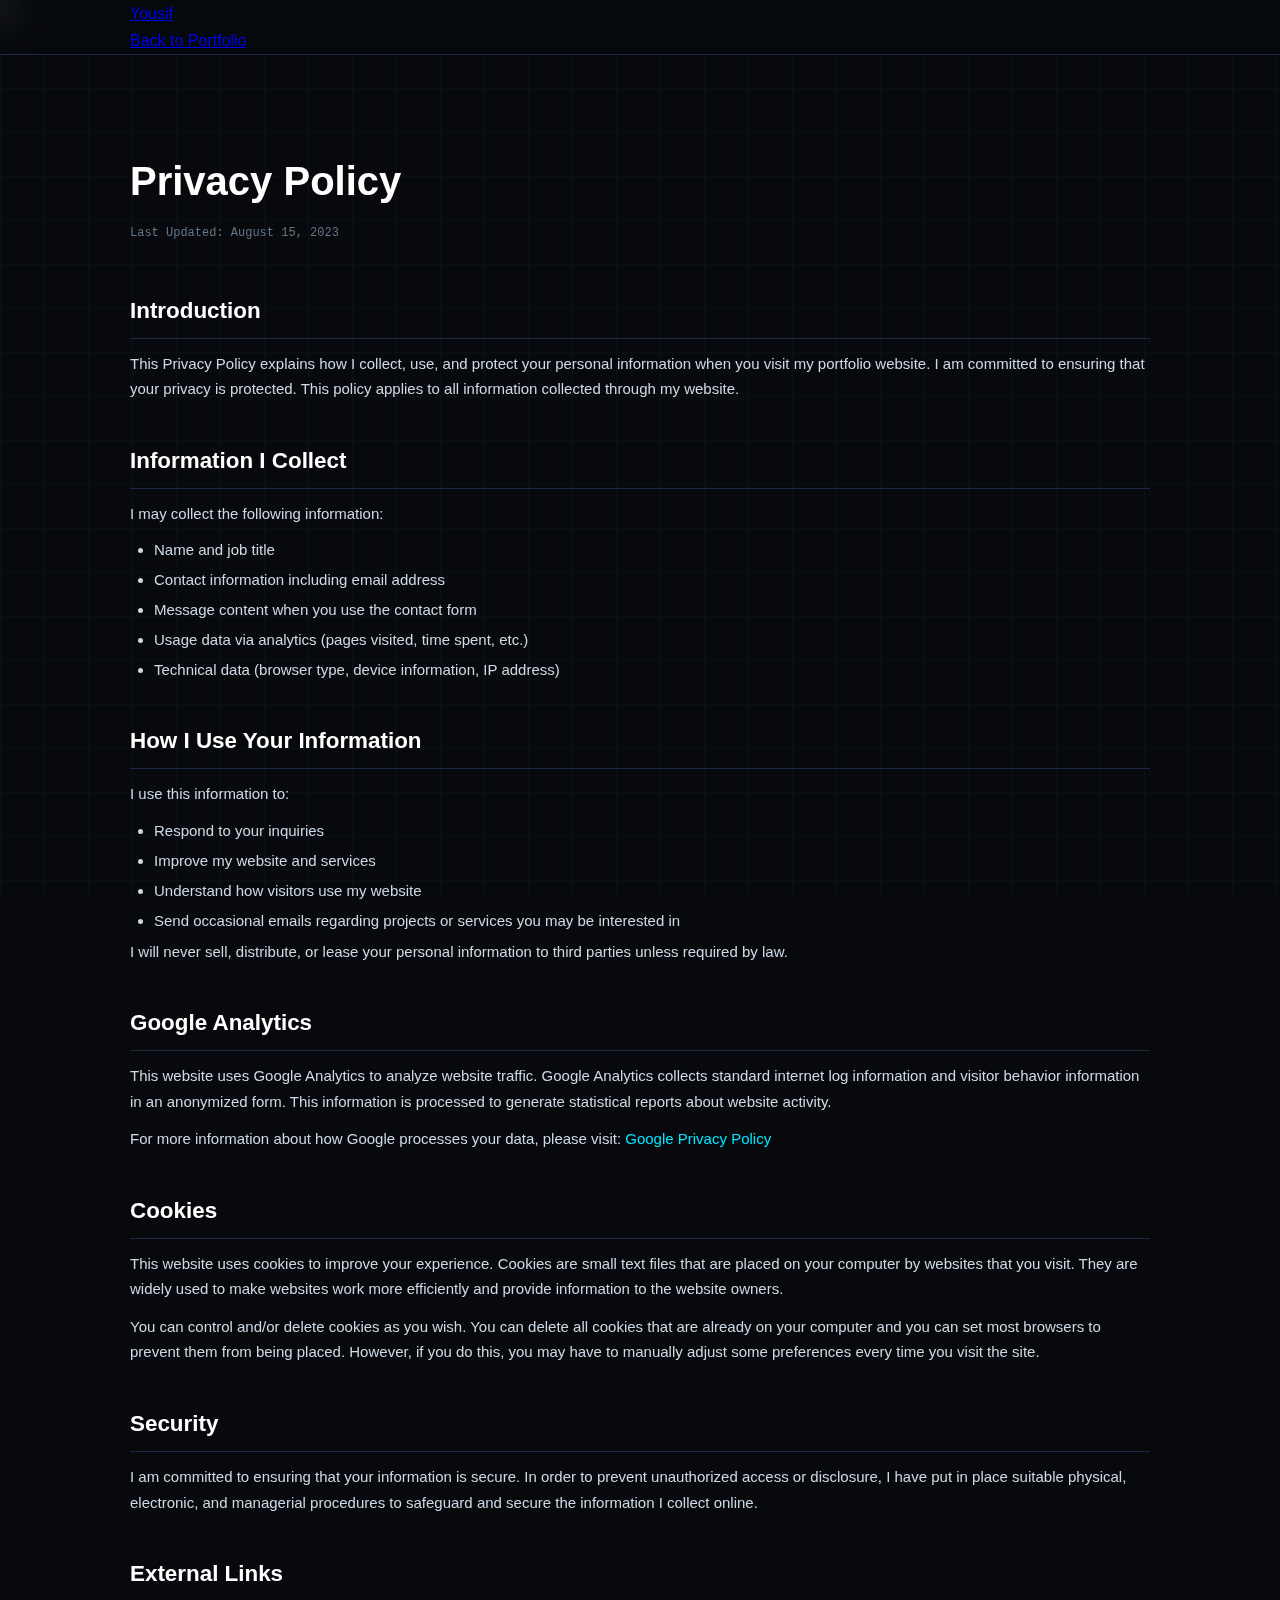
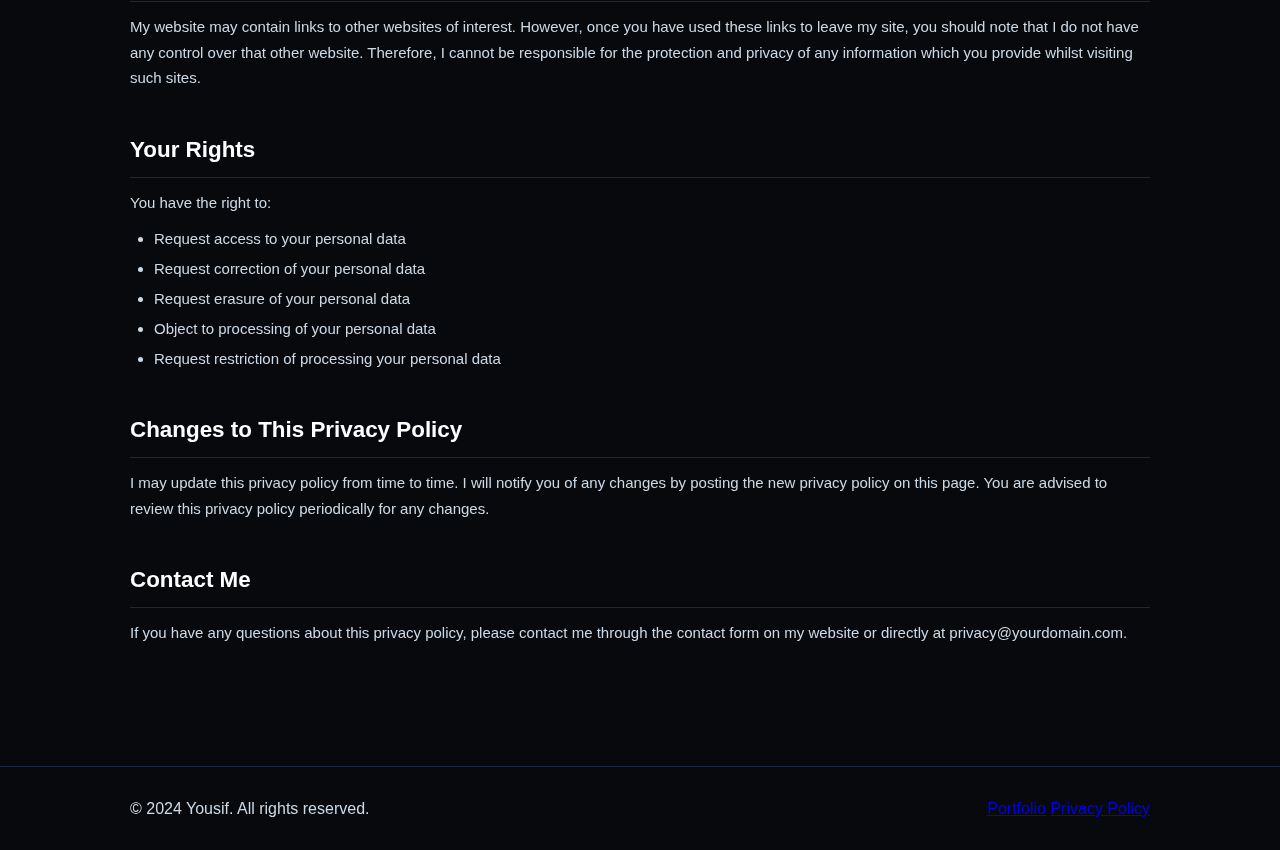
<file: privacy-policy.html>
<!DOCTYPE html>
<html lang="en">
<head>
  <meta charset="UTF-8">
  <meta name="viewport" content="width=device-width, initial-scale=1.0">
  <title>Privacy Policy - Yousif Portfolio</title>
  <link rel="stylesheet" href="styles.css">
  <link href="https://cdnjs.cloudflare.com/ajax/libs/font-awesome/6.0.0/css/all.min.css" rel="stylesheet">
  <meta name="description" content="Privacy Policy for Yousif's Portfolio Website">
  <meta name="robots" content="noindex, follow">
</head>
<body>
  <!-- Skip to main content link for accessibility -->
  <a href="#main-content" class="skip-link">Skip to main content</a>
  
  <!-- Theme Toggle Button -->
  <button class="theme-toggle" id="theme-toggle" aria-label="Toggle dark mode">
    <i class="fas fa-moon"></i>
  </button>
  
  <!-- Navigation Bar -->
  <nav class="navbar">
    <div class="container">
      <div class="logo">
        <a href="index.html">Yousif</a>
      </div>
      <div class="nav-links">
        <a href="index.html">Back to Portfolio</a>
      </div>
    </div>
  </nav>
  
  <!-- Main Content -->
  <main id="main-content">
    <section class="privacy-policy">
      <div class="container">
        <h1>Privacy Policy</h1>
        <p class="last-updated">Last Updated: August 15, 2023</p>
        
        <div class="policy-section">
          <h2>Introduction</h2>
          <p>This Privacy Policy explains how I collect, use, and protect your personal information when you visit my portfolio website. I am committed to ensuring that your privacy is protected. This policy applies to all information collected through my website.</p>
        </div>
        
        <div class="policy-section">
          <h2>Information I Collect</h2>
          <p>I may collect the following information:</p>
          <ul>
            <li>Name and job title</li>
            <li>Contact information including email address</li>
            <li>Message content when you use the contact form</li>
            <li>Usage data via analytics (pages visited, time spent, etc.)</li>
            <li>Technical data (browser type, device information, IP address)</li>
          </ul>
        </div>
        
        <div class="policy-section">
          <h2>How I Use Your Information</h2>
          <p>I use this information to:</p>
          <ul>
            <li>Respond to your inquiries</li>
            <li>Improve my website and services</li>
            <li>Understand how visitors use my website</li>
            <li>Send occasional emails regarding projects or services you may be interested in</li>
          </ul>
          <p>I will never sell, distribute, or lease your personal information to third parties unless required by law.</p>
        </div>
        
        <div class="policy-section">
          <h2>Google Analytics</h2>
          <p>This website uses Google Analytics to analyze website traffic. Google Analytics collects standard internet log information and visitor behavior information in an anonymized form. This information is processed to generate statistical reports about website activity.</p>
          <p>For more information about how Google processes your data, please visit: <a href="https://policies.google.com/privacy" target="_blank" rel="noopener noreferrer">Google Privacy Policy</a></p>
        </div>
        
        <div class="policy-section">
          <h2>Cookies</h2>
          <p>This website uses cookies to improve your experience. Cookies are small text files that are placed on your computer by websites that you visit. They are widely used to make websites work more efficiently and provide information to the website owners.</p>
          <p>You can control and/or delete cookies as you wish. You can delete all cookies that are already on your computer and you can set most browsers to prevent them from being placed. However, if you do this, you may have to manually adjust some preferences every time you visit the site.</p>
        </div>
        
        <div class="policy-section">
          <h2>Security</h2>
          <p>I am committed to ensuring that your information is secure. In order to prevent unauthorized access or disclosure, I have put in place suitable physical, electronic, and managerial procedures to safeguard and secure the information I collect online.</p>
        </div>
        
        <div class="policy-section">
          <h2>External Links</h2>
          <p>My website may contain links to other websites of interest. However, once you have used these links to leave my site, you should note that I do not have any control over that other website. Therefore, I cannot be responsible for the protection and privacy of any information which you provide whilst visiting such sites.</p>
        </div>
        
        <div class="policy-section">
          <h2>Your Rights</h2>
          <p>You have the right to:</p>
          <ul>
            <li>Request access to your personal data</li>
            <li>Request correction of your personal data</li>
            <li>Request erasure of your personal data</li>
            <li>Object to processing of your personal data</li>
            <li>Request restriction of processing your personal data</li>
          </ul>
        </div>
        
        <div class="policy-section">
          <h2>Changes to This Privacy Policy</h2>
          <p>I may update this privacy policy from time to time. I will notify you of any changes by posting the new privacy policy on this page. You are advised to review this privacy policy periodically for any changes.</p>
        </div>
        
        <div class="policy-section">
          <h2>Contact Me</h2>
          <p>If you have any questions about this privacy policy, please contact me through the contact form on my website or directly at privacy@yourdomain.com.</p>
        </div>
      </div>
    </section>
  </main>
  
  <!-- Footer -->
  <footer class="footer">
    <div class="container">
      <div class="footer-content">
        <div class="footer-info">
          <p>&copy; 2024 Yousif. All rights reserved.</p>
        </div>
        <div class="footer-links">
          <nav aria-label="Footer Navigation">
            <a href="index.html">Portfolio</a>
            <a href="privacy-policy.html">Privacy Policy</a>
          </nav>
        </div>
      </div>
    </div>
  </footer>
  
  <script src="script.js"></script>
</body>
</html>
</file>
<file: styles.css>
/* ═══════════════════════════════════════════════════
   YOUSIF M. RABEA · SOC ANALYST PORTFOLIO
   Dark Terminal / Refined Aesthetic
   Fonts: Space Mono (headings/mono) + DM Sans (body)
═══════════════════════════════════════════════════ */

/* ── DESIGN TOKENS ───────────────────────────────── */
:root {
  --bg:           #07090d;
  --bg-panel:     #0c1018;
  --bg-card:      #10161f;
  --bg-card-alt:  #141b26;
  --border:       #1b2840;
  --border-hover: #00e5ff44;
  --border-glow:  #00e5ff22;

  --cyan:       #00e5ff;
  --cyan-dim:   #00bcd4;
  --cyan-faint: #00e5ff12;
  --green:      #39ff14;
  --amber:      #ffb300;
  --red:        #ff4757;

  --text:       #cdd9e5;
  --text-muted: #637689;
  --text-dim:   #344a5e;
  --white:      #ffffff;

  --mono: 'Space Mono', monospace;
  --sans: 'DM Sans', sans-serif;

  --radius: 3px;
  --transition: 0.22s ease;
}

/* ── RESET ──────────────────────────────────────── */
*, *::before, *::after { box-sizing: border-box; margin: 0; padding: 0; }
html { scroll-behavior: smooth; font-size: 100%; }
img  { max-width: 100%; height: auto; display: block; }

body {
  font-family: var(--sans);
  font-size: 16px;
  line-height: 1.7;
  color: var(--text);
  background: var(--bg);
  overflow-x: hidden;
}

/* Subtle grid background */
body::before {
  content: '';
  position: fixed;
  inset: 0;
  background-image:
    linear-gradient(var(--border) 1px, transparent 1px),
    linear-gradient(90deg, var(--border) 1px, transparent 1px);
  background-size: 44px 44px;
  opacity: 0.22;
  pointer-events: none;
  z-index: 0;
}

/* ── SCROLLBAR ──────────────────────────────────── */
::-webkit-scrollbar { width: 4px; }
::-webkit-scrollbar-track { background: var(--bg); }
::-webkit-scrollbar-thumb { background: var(--cyan-dim); border-radius: 4px; }

/* ── ACCESSIBILITY ──────────────────────────────── */
.skip-link {
  position: absolute;
  top: -50px;
  left: 0;
  background: var(--cyan);
  color: #000;
  padding: 8px 16px;
  z-index: 9999;
  font-family: var(--mono);
  font-size: 12px;
  transition: top var(--transition);
}
.skip-link:focus { top: 0; outline: none; }

*:focus-visible {
  outline: 2px solid var(--cyan);
  outline-offset: 2px;
}

/* ── CONTAINER ──────────────────────────────────── */
.container {
  max-width: 1100px;
  width: 100%;
  margin: 0 auto;
  padding: 0 40px;
  position: relative;
  z-index: 1;
}

/* ── SECTION CHROME ─────────────────────────────── */
section { position: relative; z-index: 1; }

.section-header { margin-bottom: 56px; }
.section-header.centered { text-align: center; }

.section-tag {
  display: inline-flex;
  align-items: center;
  gap: 10px;
  font-family: var(--mono);
  font-size: 11px;
  color: var(--cyan);
  letter-spacing: 0.2em;
  text-transform: uppercase;
  margin-bottom: 14px;
}
.section-tag::before {
  content: '';
  display: block;
  width: 20px;
  height: 1px;
  background: var(--cyan);
}
.section-header.centered .section-tag::before { display: none; }

.section-title {
  font-family: var(--sans);
  font-size: clamp(28px, 4vw, 42px);
  font-weight: 600;
  color: var(--white);
  line-height: 1.15;
  letter-spacing: -0.02em;
}

/* ── BUTTONS ────────────────────────────────────── */
.btn {
  display: inline-flex;
  align-items: center;
  gap: 8px;
  font-family: var(--mono);
  font-size: 11px;
  letter-spacing: 0.1em;
  text-transform: uppercase;
  text-decoration: none;
  padding: 13px 26px;
  border-radius: var(--radius);
  border: 1px solid transparent;
  transition: all var(--transition);
  cursor: pointer;
  white-space: nowrap;
}
.btn-primary {
  background: var(--cyan);
  color: #000;
  font-weight: 700;
  border-color: var(--cyan);
}
.btn-primary:hover {
  background: transparent;
  color: var(--cyan);
  box-shadow: 0 0 24px #00e5ff28;
}
.btn-ghost {
  background: transparent;
  color: var(--text-muted);
  border-color: var(--border);
}
.btn-ghost:hover {
  border-color: var(--cyan);
  color: var(--cyan);
}
.btn-full { width: 100%; justify-content: center; }

.btn-loader {
  display: none;
  width: 18px; height: 18px;
  border: 2px solid rgba(255,255,255,0.3);
  border-top-color: white;
  border-radius: 50%;
  animation: spin 0.8s linear infinite;
}
.btn.loading .btn-text { display: none; }
.btn.loading .btn-loader { display: block; }
.btn.loading { opacity: 0.7; cursor: not-allowed; }
@keyframes spin { to { transform: rotate(360deg); } }

/* ═══════════════════════════════════════════════════
   NAV
═══════════════════════════════════════════════════ */
.navbar {
  position: fixed;
  top: 0; left: 0; right: 0;
  z-index: 100;
  background: rgba(7,9,13,0.88);
  backdrop-filter: blur(14px);
  border-bottom: 1px solid var(--border);
  transition: box-shadow var(--transition);
}
.navbar.scrolled { box-shadow: 0 2px 20px #000a; }

.nav-container {
  max-width: 1200px;
  margin: 0 auto;
  padding: 0 40px;
  display: flex;
  align-items: center;
  justify-content: space-between;
  height: 68px;
}

.nav-logo a {
  font-family: var(--mono);
  font-size: 14px;
  color: var(--text);
  text-decoration: none;
  letter-spacing: 0.04em;
  transition: color var(--transition);
}
.nav-logo a:hover { color: var(--cyan); }
.logo-bracket { color: var(--cyan); }

.nav-menu {
  display: flex;
  align-items: center;
  gap: 32px;
}
.nav-link {
  font-family: var(--mono);
  font-size: 11px;
  letter-spacing: 0.1em;
  text-transform: uppercase;
  color: var(--text-muted);
  text-decoration: none;
  transition: color var(--transition);
  position: relative;
}
.nav-link::after {
  content: '';
  position: absolute;
  bottom: -4px; left: 0;
  width: 0; height: 1px;
  background: var(--cyan);
  transition: width var(--transition);
}
.nav-link:hover,
.nav-link.active { color: var(--cyan); }
.nav-link:hover::after,
.nav-link.active::after { width: 100%; }

.hamburger {
  display: none;
  flex-direction: column;
  gap: 5px;
  cursor: pointer;
  background: none;
  border: none;
  padding: 4px;
}
.bar {
  width: 22px; height: 2px;
  background: var(--text-muted);
  border-radius: 2px;
  transition: all 0.3s ease;
}
.hamburger.active .bar:nth-child(1) { transform: rotate(-45deg) translate(-5px, 6px); }
.hamburger.active .bar:nth-child(2) { opacity: 0; }
.hamburger.active .bar:nth-child(3) { transform: rotate(45deg) translate(-5px, -6px); }

/* ═══════════════════════════════════════════════════
   HERO
═══════════════════════════════════════════════════ */
.hero {
  min-height: 100vh;
  display: flex;
  align-items: center;
  padding: 120px 10vw 80px;
  position: relative;
  overflow: hidden;
}

.hero-grid-bg {
  position: absolute;
  inset: 0;
  background: radial-gradient(ellipse 60% 60% at 70% 50%, #00e5ff08 0%, transparent 70%);
  pointer-events: none;
}

.hero-inner {
  max-width: 1200px;
  width: 100%;
  margin: 0 auto;
  display: grid;
  grid-template-columns: 1fr 420px;
  gap: 60px;
  align-items: center;
  position: relative;
  z-index: 1;
}

.hero-status-badge {
  display: inline-flex;
  align-items: center;
  gap: 8px;
  font-family: var(--mono);
  font-size: 11px;
  color: var(--green);
  background: #39ff1410;
  border: 1px solid #39ff1430;
  padding: 6px 16px;
  border-radius: var(--radius);
  letter-spacing: 0.1em;
  margin-bottom: 28px;
}
.status-dot {
  width: 7px; height: 7px;
  background: var(--green);
  border-radius: 50%;
  animation: pulse-dot 2s infinite;
}
@keyframes pulse-dot {
  0%,100% { opacity: 1; box-shadow: 0 0 0 0 #39ff1488; }
  50% { opacity: 0.7; box-shadow: 0 0 0 6px #39ff1400; }
}

.hero-title {
  font-family: var(--sans);
  font-size: clamp(48px, 7vw, 88px);
  font-weight: 600;
  color: var(--white);
  line-height: 1.0;
  letter-spacing: -0.03em;
  margin-bottom: 10px;
}
.hero-accent { color: var(--cyan); }

.hero-role {
  font-family: var(--mono);
  font-size: clamp(12px, 1.5vw, 14px);
  color: var(--text-muted);
  letter-spacing: 0.08em;
  margin-bottom: 24px;
}

.hero-bio {
  max-width: 540px;
  font-size: 17px;
  color: var(--text);
  line-height: 1.85;
  margin-bottom: 40px;
  border-left: 2px solid var(--cyan);
  padding-left: 20px;
}

.hero-ctas {
  display: flex;
  flex-wrap: wrap;
  gap: 12px;
}

/* Terminal Card */
.terminal-card {
  background: var(--bg-card);
  border: 1px solid var(--border);
  border-radius: 6px;
  overflow: hidden;
  box-shadow: 0 20px 60px #000a, 0 0 0 1px var(--border-glow);
  transition: box-shadow var(--transition);
}
.terminal-card:hover { box-shadow: 0 24px 70px #000c, 0 0 0 1px #00e5ff40; }

.terminal-header {
  display: flex;
  align-items: center;
  gap: 7px;
  padding: 12px 18px;
  background: var(--bg-panel);
  border-bottom: 1px solid var(--border);
}
.t-dot { width: 12px; height: 12px; border-radius: 50%; }
.t-dot.red    { background: #ff5f57; }
.t-dot.yellow { background: #ffbd2e; }
.t-dot.green  { background: #28ca41; }
.t-title {
  margin-left: 6px;
  font-family: var(--mono);
  font-size: 11px;
  color: var(--text-dim);
  letter-spacing: 0.06em;
}

.terminal-body {
  padding: 20px 22px 24px;
  display: flex;
  flex-direction: column;
  gap: 4px;
}
.t-line {
  font-family: var(--mono);
  font-size: 13px;
  line-height: 1.9;
}
.t-prompt { color: var(--cyan); margin-right: 8px; }
.t-cmd    { color: var(--white); }
.t-out    { color: var(--text-muted); padding-left: 20px; }
.t-cyan   { color: var(--cyan); padding-left: 20px; }
.t-green  { color: var(--green); padding-left: 20px; }
.t-cursor {
  color: var(--cyan);
  animation: blink 1s step-start infinite;
}
@keyframes blink { 50% { opacity: 0; } }

.scroll-indicator {
  position: absolute;
  bottom: 36px;
  left: 50%;
  transform: translateX(-50%);
  display: flex;
  flex-direction: column;
  align-items: center;
  gap: 8px;
  font-family: var(--mono);
  font-size: 10px;
  color: var(--text-dim);
  letter-spacing: 0.15em;
  text-transform: uppercase;
}
.scroll-line {
  width: 1px; height: 36px;
  background: linear-gradient(to bottom, var(--text-dim), transparent);
  animation: scroll-anim 1.8s ease-in-out infinite;
}
@keyframes scroll-anim {
  0%   { opacity: 0; transform: scaleY(0); transform-origin: top; }
  50%  { opacity: 1; transform: scaleY(1); }
  100% { opacity: 0; transform: scaleY(0); transform-origin: bottom; }
}

/* ═══════════════════════════════════════════════════
   ABOUT
═══════════════════════════════════════════════════ */
.about {
  padding: 110px 0;
  background: var(--bg-panel);
  border-top: 1px solid var(--border);
  border-bottom: 1px solid var(--border);
}

.about-grid {
  display: grid;
  grid-template-columns: 1fr 380px;
  gap: 64px;
  align-items: start;
}

.about-text-col p {
  color: var(--text);
  font-size: 16px;
  line-height: 1.85;
  margin-bottom: 20px;
}

.about-stats-row {
  display: flex;
  gap: 32px;
  margin-top: 36px;
  padding-top: 32px;
  border-top: 1px solid var(--border);
}
.about-stat { display: flex; flex-direction: column; gap: 4px; }
.stat-num {
  font-family: var(--mono);
  font-size: 28px;
  color: var(--cyan);
  font-weight: 700;
  line-height: 1;
}
.stat-label { font-size: 13px; color: var(--text-muted); }

.profile-panel {
  background: var(--bg-card);
  border: 1px solid var(--border);
  border-top: 2px solid var(--cyan);
  padding: 28px;
}
.profile-img-wrap {
  width: 80px; height: 80px;
  border-radius: 50%;
  overflow: hidden;
  border: 2px solid var(--border);
  margin-bottom: 24px;
  background: var(--bg-panel);
  display: flex; align-items: center; justify-content: center;
}
.profile-img-wrap img { width: 100%; height: 100%; object-fit: cover; }

.profile-details { display: flex; flex-direction: column; gap: 0; }
.profile-row {
  display: flex;
  justify-content: space-between;
  align-items: center;
  padding: 10px 0;
  border-bottom: 1px solid var(--border);
  gap: 12px;
}
.profile-row:last-child { border-bottom: none; }
.profile-label {
  font-family: var(--mono);
  font-size: 10px;
  color: var(--text-dim);
  letter-spacing: 0.1em;
  text-transform: uppercase;
  white-space: nowrap;
}
.profile-val { font-size: 13px; color: var(--text); text-align: right; }
.profile-link {
  font-size: 13px;
  color: var(--cyan);
  text-decoration: none;
  text-align: right;
}
.profile-link:hover { text-decoration: underline; }

.tag-cyan {
  font-family: var(--mono);
  font-size: 11px;
  color: var(--cyan);
  background: var(--cyan-faint);
  border: 1px solid #00e5ff30;
  padding: 2px 10px;
  border-radius: 2px;
}
.tag-green {
  font-family: var(--mono);
  font-size: 11px;
  color: var(--green);
  background: #39ff1412;
  border: 1px solid #39ff1430;
  padding: 2px 10px;
  border-radius: 2px;
}

/* ═══════════════════════════════════════════════════
   SKILLS
═══════════════════════════════════════════════════ */
.skills { padding: 110px 0; }

.skills-grid {
  display: grid;
  grid-template-columns: repeat(3, 1fr);
  gap: 24px;
}

.skill-card {
  background: var(--bg-card);
  border: 1px solid var(--border);
  padding: 28px;
  border-radius: var(--radius);
  transition: border-color var(--transition), box-shadow var(--transition);
}
.skill-card:hover {
  border-color: var(--border-hover);
  box-shadow: 0 0 32px #00e5ff0a;
}

.skill-card-top {
  display: flex;
  align-items: center;
  gap: 14px;
  margin-bottom: 22px;
}
.skill-icon-wrap {
  width: 38px; height: 38px;
  display: flex; align-items: center; justify-content: center;
  background: var(--cyan-faint);
  border: 1px solid #00e5ff22;
  color: var(--cyan);
  font-size: 16px;
  border-radius: var(--radius);
  flex-shrink: 0;
}
.skill-card-top h3 {
  font-family: var(--mono);
  font-size: 11px;
  color: var(--cyan);
  letter-spacing: 0.14em;
  text-transform: uppercase;
}

.skill-tags { display: flex; flex-wrap: wrap; gap: 8px; }
.stag {
  font-family: var(--mono);
  font-size: 11px;
  color: var(--text-muted);
  background: var(--bg-panel);
  border: 1px solid var(--border);
  padding: 4px 10px;
  border-radius: 2px;
  transition: color var(--transition), border-color var(--transition);
}
.stag:hover { color: var(--cyan); border-color: #00e5ff40; }

/* ═══════════════════════════════════════════════════
   PROJECTS
═══════════════════════════════════════════════════ */
.projects {
  padding: 110px 0;
  background: var(--bg-panel);
  border-top: 1px solid var(--border);
  border-bottom: 1px solid var(--border);
}

.projects-list { display: flex; flex-direction: column; gap: 28px; }

.project-card {
  background: var(--bg-card);
  border: 1px solid var(--border);
  border-left: 3px solid var(--cyan);
  padding: 36px 40px;
  border-radius: var(--radius);
  position: relative;
  overflow: hidden;
  transition: border-color var(--transition), box-shadow var(--transition);
}
.project-card:hover {
  box-shadow: 0 8px 40px #000a;
  border-color: var(--cyan);
}
.project-card::after {
  content: '';
  position: absolute;
  top: 0; right: 0;
  width: 220px; height: 220px;
  background: radial-gradient(circle, #00e5ff07 0%, transparent 70%);
  pointer-events: none;
}

.project-meta-top {
  display: flex;
  align-items: center;
  gap: 14px;
  margin-bottom: 10px;
}
.project-num {
  font-family: var(--mono);
  font-size: 10px;
  color: var(--text-dim);
  letter-spacing: 0.18em;
}
.project-type-badge {
  font-family: var(--mono);
  font-size: 10px;
  color: var(--amber);
  background: #ffb30012;
  border: 1px solid #ffb30035;
  padding: 2px 10px;
  border-radius: 2px;
  letter-spacing: 0.06em;
}

.project-name {
  font-size: clamp(18px, 2.5vw, 22px);
  font-weight: 600;
  color: var(--white);
  margin-bottom: 24px;
  line-height: 1.3;
}

.project-body {
  display: grid;
  grid-template-columns: 1fr 1fr;
  gap: 36px;
  margin-bottom: 24px;
}
.project-col-label {
  font-family: var(--mono);
  font-size: 10px;
  color: var(--text-dim);
  letter-spacing: 0.18em;
  text-transform: uppercase;
  margin-bottom: 10px;
}
.project-col p { font-size: 14px; color: var(--text); line-height: 1.75; }
.project-steps { list-style: none; padding: 0; display: flex; flex-direction: column; gap: 6px; }
.project-steps li {
  font-size: 14px;
  color: var(--text);
  padding-left: 16px;
  position: relative;
}
.project-steps li::before {
  content: '›';
  position: absolute;
  left: 0;
  color: var(--cyan);
  font-weight: 700;
}

.tool-row { display: flex; flex-wrap: wrap; gap: 8px; margin-bottom: 4px; }
.tool-badge {
  font-family: var(--mono);
  font-size: 10px;
  color: var(--cyan);
  background: var(--cyan-faint);
  border: 1px solid #00e5ff28;
  padding: 3px 10px;
  border-radius: 2px;
  letter-spacing: 0.04em;
}

.project-outcome {
  background: var(--bg-panel);
  border: 1px solid var(--border);
  border-left: 2px solid var(--green);
  padding: 12px 18px;
  font-family: var(--mono);
  font-size: 12px;
  color: var(--green);
  letter-spacing: 0.04em;
  margin-bottom: 20px;
  border-radius: var(--radius);
}
.project-outcome i { margin-right: 8px; }

.project-links-row { display: flex; gap: 16px; }
.proj-link {
  font-family: var(--mono);
  font-size: 11px;
  color: var(--text-muted);
  text-decoration: none;
  letter-spacing: 0.06em;
  display: inline-flex;
  align-items: center;
  gap: 6px;
  transition: color var(--transition);
}
.proj-link:hover { color: var(--cyan); }

/* ═══════════════════════════════════════════════════
   LABS
═══════════════════════════════════════════════════ */
.labs { padding: 110px 0; }

.labs-grid {
  display: grid;
  grid-template-columns: repeat(2, 1fr);
  gap: 24px;
}

.lab-card {
  background: var(--bg-card);
  border: 1px solid var(--border);
  padding: 30px;
  border-radius: var(--radius);
  transition: border-color var(--transition), box-shadow var(--transition);
}
.lab-card:hover { border-color: var(--border-hover); }

.lab-card-top {
  display: flex;
  justify-content: space-between;
  align-items: flex-start;
  margin-bottom: 18px;
}
.lab-platform-name {
  font-family: var(--mono);
  font-size: 15px;
  color: var(--cyan);
  font-weight: 700;
  margin-bottom: 4px;
}
.lab-platform-sub { font-size: 12px; color: var(--text-muted); }

.lab-badge {
  font-family: var(--mono);
  font-size: 10px;
  letter-spacing: 0.1em;
  text-transform: uppercase;
  padding: 3px 10px;
  border-radius: 2px;
  white-space: nowrap;
}
.lab-badge.active  { color: var(--amber); background: #ffb30015; border: 1px solid #ffb30040; }
.lab-badge.self    { color: var(--cyan);  background: var(--cyan-faint); border: 1px solid #00e5ff30; }

.lab-stat-row {
  font-family: var(--mono);
  font-size: 12px;
  color: var(--text-muted);
  display: flex;
  gap: 20px;
  margin-bottom: 14px;
}
.lab-stat-row strong { color: var(--cyan); }

.lab-progress-bar {
  width: 100%; height: 3px;
  background: var(--border);
  border-radius: 2px;
  margin-bottom: 18px;
  overflow: hidden;
}
.lab-progress-fill {
  height: 100%;
  background: linear-gradient(90deg, var(--cyan), var(--cyan-dim));
  border-radius: 2px;
  width: 0;
  transition: width 1.4s ease;
}

.lab-desc { font-size: 13px; color: var(--text-muted); line-height: 1.7; margin-bottom: 16px; }

.lab-tags { display: flex; flex-wrap: wrap; gap: 8px; }
.ltag {
  font-family: var(--mono);
  font-size: 10px;
  color: var(--text-muted);
  background: var(--bg-panel);
  border: 1px solid var(--border);
  padding: 3px 10px;
  border-radius: 2px;
}

/* ═══════════════════════════════════════════════════
   CERTS
═══════════════════════════════════════════════════ */
.certs {
  padding: 110px 0;
  background: var(--bg-panel);
  border-top: 1px solid var(--border);
  border-bottom: 1px solid var(--border);
}

.certs-grid {
  display: grid;
  grid-template-columns: repeat(3, 1fr);
  gap: 20px;
}

.cert-card {
  background: var(--bg-card);
  border: 1px solid var(--border);
  padding: 26px;
  border-radius: var(--radius);
  display: flex;
  flex-direction: column;
  gap: 10px;
  transition: border-color var(--transition);
}
.cert-card:hover { border-color: var(--border-hover); }

.cert-status {
  font-family: var(--mono);
  font-size: 9px;
  letter-spacing: 0.14em;
  text-transform: uppercase;
  padding: 3px 8px;
  border-radius: 2px;
  align-self: flex-start;
}
.cert-status.earned      { color: var(--green); background: #39ff1415; border: 1px solid #39ff1430; }
.cert-status.in-progress { color: var(--amber); background: #ffb30015; border: 1px solid #ffb30040; }
.cert-status.planned     { color: var(--text-dim); background: var(--bg-panel); border: 1px solid var(--border); }

.cert-name   { font-size: 16px; font-weight: 600; color: var(--white); line-height: 1.3; }
.cert-issuer { font-family: var(--mono); font-size: 11px; color: var(--text-muted); }
.cert-desc   { font-size: 13px; color: var(--text-muted); line-height: 1.6; }

/* ═══════════════════════════════════════════════════
   BLOG
═══════════════════════════════════════════════════ */
.blog { padding: 110px 0; }

.blog-grid {
  display: grid;
  grid-template-columns: 1fr 1fr;
  gap: 20px;
}
.blog-featured { grid-column: 1 / -1; }

.blog-card {
  background: var(--bg-card);
  border: 1px solid var(--border);
  padding: 28px;
  border-radius: var(--radius);
  transition: border-color var(--transition);
}
.blog-card:hover { border-color: var(--border-hover); }

.blog-tag {
  font-family: var(--mono);
  font-size: 10px;
  color: var(--cyan);
  letter-spacing: 0.12em;
  text-transform: uppercase;
  display: block;
  margin-bottom: 12px;
}
.blog-card h3 {
  font-size: 17px;
  font-weight: 600;
  color: var(--white);
  margin-bottom: 10px;
  line-height: 1.4;
}
.blog-card p { font-size: 14px; color: var(--text-muted); line-height: 1.75; }
.blog-read-more {
  display: inline-flex;
  align-items: center;
  gap: 6px;
  font-family: var(--mono);
  font-size: 11px;
  color: var(--cyan);
  text-decoration: none;
  margin-top: 14px;
  letter-spacing: 0.06em;
  transition: gap var(--transition);
}
.blog-read-more:hover { gap: 10px; }

/* ═══════════════════════════════════════════════════
   CONTACT
═══════════════════════════════════════════════════ */
.contact {
  padding: 110px 0;
  background: var(--bg-panel);
  border-top: 1px solid var(--border);
}

.contact-intro {
  max-width: 480px;
  margin: 16px auto 0;
  font-size: 15px;
  color: var(--text-muted);
  line-height: 1.7;
}

.contact-grid {
  display: grid;
  grid-template-columns: 360px 1fr;
  gap: 60px;
  margin-top: 60px;
  align-items: start;
}

.contact-subhead {
  font-family: var(--mono);
  font-size: 12px;
  color: var(--cyan);
  letter-spacing: 0.16em;
  text-transform: uppercase;
  margin-bottom: 24px;
}

.contact-detail-items { display: flex; flex-direction: column; gap: 14px; margin-bottom: 28px; }
.contact-detail-item {
  display: flex;
  align-items: center;
  gap: 12px;
  font-size: 14px;
  color: var(--text);
}
.contact-detail-item i { color: var(--cyan); width: 16px; text-align: center; }

.contact-links-row { display: flex; gap: 12px; margin-bottom: 28px; }
.contact-social-link {
  width: 42px; height: 42px;
  display: flex; align-items: center; justify-content: center;
  border: 1px solid var(--border);
  color: var(--text-muted);
  text-decoration: none;
  border-radius: var(--radius);
  font-size: 16px;
  transition: all var(--transition);
}
.contact-social-link:hover {
  border-color: var(--cyan);
  color: var(--cyan);
}

.contact-availability {
  display: flex;
  align-items: center;
  gap: 10px;
  font-family: var(--mono);
  font-size: 12px;
  color: var(--green);
  letter-spacing: 0.06em;
}
.avail-dot {
  width: 8px; height: 8px;
  background: var(--green);
  border-radius: 50%;
  animation: pulse-dot 2s infinite;
}

/* Contact Form */
.contact-form {
  background: var(--bg-card);
  border: 1px solid var(--border);
  border-top: 2px solid var(--cyan);
  padding: 32px;
  border-radius: var(--radius);
}

.form-group { margin-bottom: 18px; }
.form-group input,
.form-group textarea {
  width: 100%;
  background: var(--bg-panel);
  border: 1px solid var(--border);
  border-radius: var(--radius);
  padding: 13px 16px;
  font-family: var(--sans);
  font-size: 15px;
  color: var(--text);
  transition: border-color var(--transition);
  outline: none;
}
.form-group input::placeholder,
.form-group textarea::placeholder { color: var(--text-dim); }
.form-group input:focus,
.form-group textarea:focus { border-color: var(--cyan); }
.form-group textarea { resize: vertical; min-height: 120px; }

.form-group.error input,
.form-group.error textarea { border-color: var(--red); }
.form-group.success input,
.form-group.success textarea { border-color: var(--green); }

.form-validation {
  height: 18px;
  margin-top: 4px;
  font-size: 12px;
  color: var(--red);
  font-family: var(--mono);
}

.form-response {
  margin-top: 14px;
  padding: 12px 16px;
  border-radius: var(--radius);
  font-family: var(--mono);
  font-size: 12px;
  text-align: center;
  display: none;
}
.form-response.success {
  color: var(--green);
  background: #39ff1412;
  border: 1px solid #39ff1430;
  display: block;
}
.form-response.error {
  color: var(--red);
  background: #ff475715;
  border: 1px solid #ff475740;
  display: block;
}

/* ═══════════════════════════════════════════════════
   FOOTER
═══════════════════════════════════════════════════ */
.footer {
  position: relative;
  z-index: 1;
  border-top: 1px solid var(--border);
  padding: 28px 0;
}

.footer-content {
  display: flex;
  align-items: center;
  justify-content: space-between;
  gap: 24px;
  flex-wrap: wrap;
}

.footer-logo {
  font-family: var(--mono);
  font-size: 14px;
  color: var(--text);
  display: block;
  margin-bottom: 4px;
}
.footer-left p {
  font-family: var(--mono);
  font-size: 11px;
  color: var(--text-dim);
}

.footer-nav {
  display: flex;
  flex-wrap: wrap;
  gap: 20px;
}
.footer-nav a {
  font-family: var(--mono);
  font-size: 10px;
  letter-spacing: 0.1em;
  text-transform: uppercase;
  color: var(--text-dim);
  text-decoration: none;
  transition: color var(--transition);
}
.footer-nav a:hover { color: var(--cyan); }

.footer-right p {
  font-family: var(--mono);
  font-size: 11px;
  color: var(--text-dim);
}

/* ═══════════════════════════════════════════════════
   SCROLL ANIMATIONS
═══════════════════════════════════════════════════ */
.animate-on-scroll {
  opacity: 0;
  transform: translateY(24px);
  transition: opacity 0.6s ease, transform 0.6s ease;
}
.animate-on-scroll.animated {
  opacity: 1;
  transform: translateY(0);
}

/* ═══════════════════════════════════════════════════
   PRIVACY POLICY PAGE
═══════════════════════════════════════════════════ */
.privacy-policy {
  padding: 120px 0 80px;
  min-height: 100vh;
}
.privacy-policy h1 {
  font-size: 2.5rem;
  margin-bottom: 8px;
  color: var(--white);
}
.last-updated { font-family: var(--mono); font-size: 12px; color: var(--text-muted); margin-bottom: 48px; }
.policy-section { margin-bottom: 2.5rem; }
.policy-section h2 { font-size: 1.4rem; color: var(--white); margin-bottom: 12px; padding-bottom: 8px; border-bottom: 1px solid var(--border); }
.policy-section p { font-size: 15px; color: var(--text); line-height: 1.7; margin-bottom: 12px; }
.policy-section ul { margin-left: 1.5rem; }
.policy-section li { font-size: 15px; color: var(--text); margin-bottom: 6px; line-height: 1.6; }
.policy-section a { color: var(--cyan); text-decoration: none; }
.policy-section a:hover { text-decoration: underline; }

/* ═══════════════════════════════════════════════════
   RESPONSIVE
═══════════════════════════════════════════════════ */
@media (max-width: 1100px) {
  .hero-inner { grid-template-columns: 1fr 360px; gap: 40px; }
  .skills-grid { grid-template-columns: 1fr 1fr; }
}

@media (max-width: 900px) {
  .hero { padding: 100px 32px 60px; }
  .hero-inner { grid-template-columns: 1fr; gap: 40px; }
  .terminal-card { max-width: 480px; }

  .about-grid { grid-template-columns: 1fr; gap: 40px; }
  .about-panel-col { max-width: 480px; }

  .skills-grid { grid-template-columns: 1fr; }

  .project-body { grid-template-columns: 1fr; gap: 20px; }

  .labs-grid { grid-template-columns: 1fr; }

  .certs-grid { grid-template-columns: 1fr 1fr; }

  .blog-grid { grid-template-columns: 1fr; }
  .blog-featured { grid-column: 1; }

  .contact-grid { grid-template-columns: 1fr; gap: 40px; }

  .container { padding: 0 24px; }

  .nav-container { padding: 0 24px; }
  .hamburger { display: flex; }
  .nav-menu {
    position: fixed;
    top: 68px; left: -100%;
    flex-direction: column;
    gap: 0;
    width: 100%;
    background: rgba(7,9,13,0.97);
    backdrop-filter: blur(16px);
    border-bottom: 1px solid var(--border);
    padding: 20px 0;
    transition: left 0.3s ease;
    z-index: 99;
  }
  .nav-menu.active { left: 0; }
  .nav-link {
    display: block;
    padding: 14px 32px;
    font-size: 12px;
  }
  .nav-link::after { display: none; }
}

@media (max-width: 600px) {
  .hero-title { font-size: clamp(36px, 10vw, 52px); }
  .hero-ctas { gap: 10px; }
  .hero-bio { font-size: 15px; }

  .about-stats-row { flex-direction: column; gap: 20px; }

  .certs-grid { grid-template-columns: 1fr; }

  .project-card { padding: 24px 20px; }

  .footer-content { flex-direction: column; align-items: flex-start; gap: 20px; }
  .footer-nav { gap: 14px; }
}
</file>
